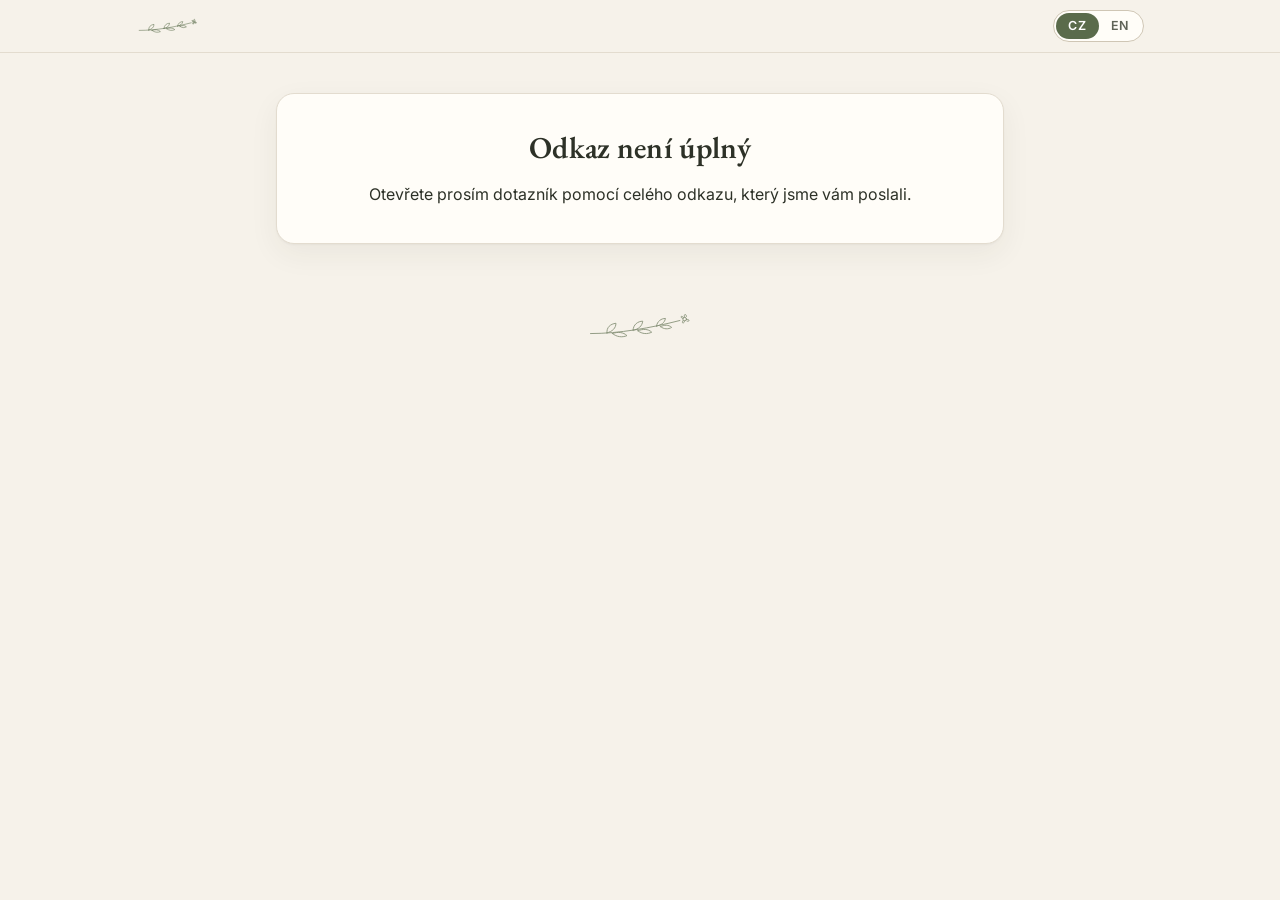
<file: index.html>
<!doctype html>
<html lang="cs">
<head>
  <meta charset="utf-8">
  <meta name="viewport" content="width=device-width, initial-scale=1">
  <meta name="robots" content="noindex, nofollow">
  <meta name="referrer" content="no-referrer">
  <title>Svatební květinový dotazník</title>
  <link rel="icon" href="assets/favicon.svg" type="image/svg+xml">
  <link rel="preconnect" href="https://fonts.googleapis.com">
  <link rel="preconnect" href="https://fonts.gstatic.com" crossorigin>
  <link rel="stylesheet" href="https://fonts.googleapis.com/css2?family=EB+Garamond:ital,wght@0,400;0,500;0,600;1,400&family=Inter:wght@400;500;600&display=swap">
  <link rel="stylesheet" href="assets/style.css">
</head>
<body>
  <header class="topbar">
    <div class="topbar-inner">
      <div class="brand" id="brand"></div>
      <div class="lang-switch" role="group" aria-label="Language / Jazyk">
        <button type="button" data-set-lang="cs" lang="cs" aria-label="Čeština">CZ</button>
        <button type="button" data-set-lang="en" lang="en" aria-label="English">EN</button>
      </div>
    </div>
  </header>

  <main id="app" class="page"></main>

  <script src="config.js"></script>
  <script src="assets/content.js"></script>
  <script src="assets/common.js"></script>
  <script src="assets/questionnaire.js"></script>
</body>
</html>
</file>
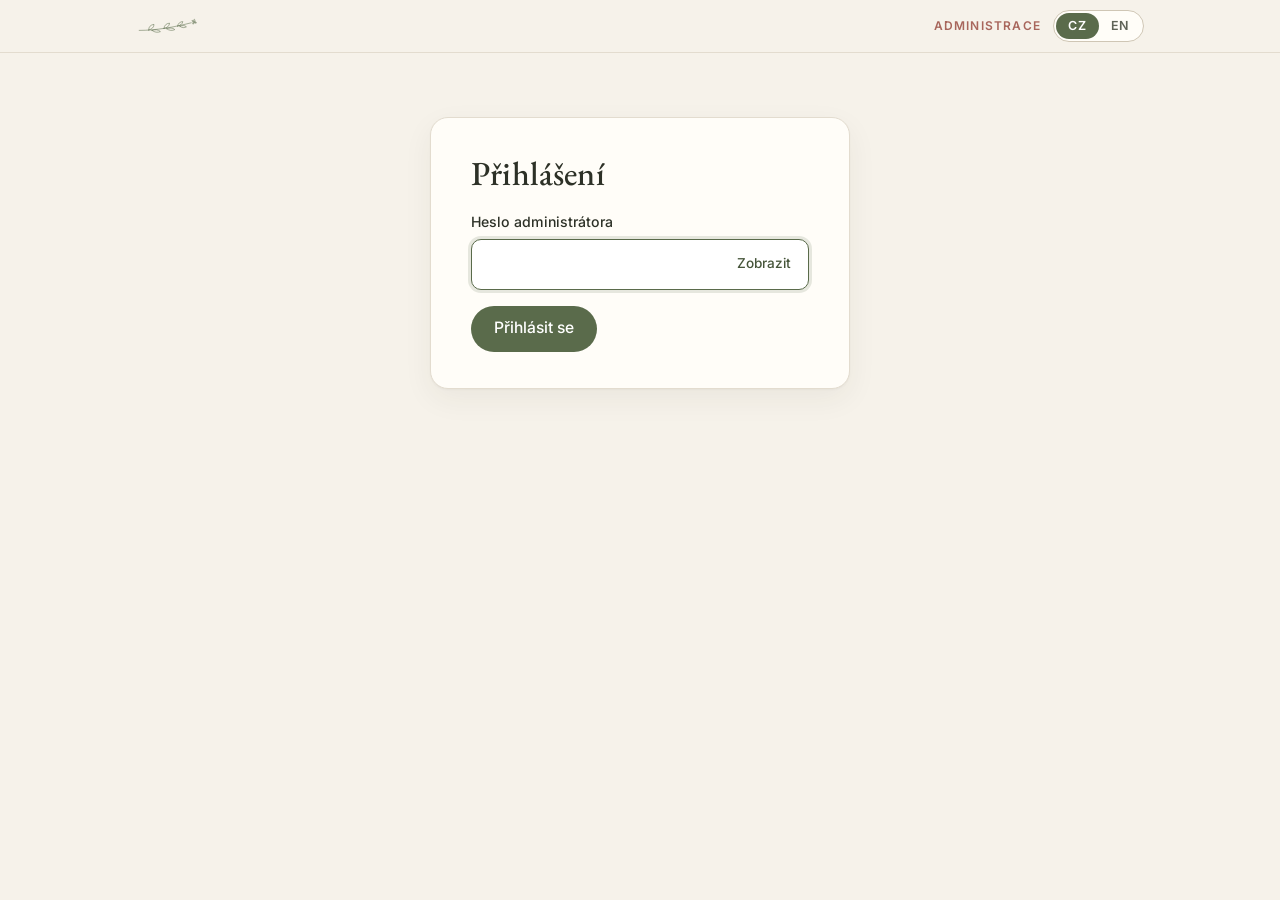
<file: admin.html>
<!doctype html>
<html lang="cs">
<head>
  <meta charset="utf-8">
  <meta name="viewport" content="width=device-width, initial-scale=1">
  <meta name="robots" content="noindex, nofollow">
  <meta name="referrer" content="no-referrer">
  <title>Dotazníky</title>
  <link rel="icon" href="assets/favicon.svg" type="image/svg+xml">
  <link rel="preconnect" href="https://fonts.googleapis.com">
  <link rel="preconnect" href="https://fonts.gstatic.com" crossorigin>
  <link rel="stylesheet" href="https://fonts.googleapis.com/css2?family=EB+Garamond:ital,wght@0,400;0,500;0,600;1,400&family=Inter:wght@400;500;600&display=swap">
  <link rel="stylesheet" href="assets/style.css">
</head>
<body class="admin">
  <header class="topbar">
    <div class="topbar-inner">
      <div class="brand" id="brand"></div>
      <div class="topbar-actions">
        <span class="admin-badge" id="adminBadge"></span>
        <button type="button" class="link-btn" id="logoutBtn" hidden></button>
        <div class="lang-switch" role="group" aria-label="Language / Jazyk">
          <button type="button" data-set-lang="cs" lang="cs" aria-label="Čeština">CZ</button>
          <button type="button" data-set-lang="en" lang="en" aria-label="English">EN</button>
        </div>
      </div>
    </div>
  </header>

  <main id="app" class="page page-wide"></main>

  <script src="config.js"></script>
  <script src="assets/content.js"></script>
  <script src="assets/common.js"></script>
  <script src="assets/admin.js"></script>
</body>
</html>
</file>
<file: assets/style.css>
/* Wedding Floral Questionnaire – shared styles for the couple's page and the admin page. */

:root {
  --bg: #f6f2ea;
  --paper: #fffdf8;
  --ink: #2d3127;
  --muted: #5f6357;
  --line: #e3dccf;
  --line-strong: #cfc6b5;
  --sage: #5a6b4b;
  --sage-dark: #46553a;
  --sage-soft: #e8ecdf;
  --rose: #a8665c;
  --rose-soft: #f4e6e1;
  --danger: #a4453a;
  --focus: #8a9e74;
  --radius: 18px;
  --radius-sm: 10px;
  --shadow: 0 1px 2px rgba(45, 49, 39, 0.04), 0 10px 30px rgba(45, 49, 39, 0.06);
  /* EB Garamond places Czech accents correctly (Cormorant Garamond's sit off to the side). */
  --serif: 'EB Garamond', Georgia, 'Times New Roman', serif;
  --sans: 'Inter', system-ui, -apple-system, 'Segoe UI', Roboto, sans-serif;
}

*,
*::before,
*::after {
  box-sizing: border-box;
}

html {
  -webkit-text-size-adjust: 100%;
  scroll-behavior: smooth;
  scroll-padding-top: 80px;
}

body {
  margin: 0;
  background: var(--bg);
  color: var(--ink);
  font: 16px/1.65 var(--sans);
  -webkit-font-smoothing: antialiased;
}

h1,
h2,
h3 {
  font-family: var(--serif);
  font-weight: 600;
  line-height: 1.15;
  margin: 0 0 0.5em;
  letter-spacing: 0.005em;
}

p {
  margin: 0 0 1em;
}

a {
  color: var(--sage-dark);
}

[hidden] {
  display: none !important;
}

:focus-visible {
  outline: 2px solid var(--focus);
  outline-offset: 3px;
}

.visually-hidden {
  position: absolute !important;
  width: 1px;
  height: 1px;
  padding: 0;
  margin: -1px;
  overflow: hidden;
  clip: rect(0 0 0 0);
  white-space: nowrap;
  border: 0;
}

.muted {
  color: var(--muted);
}

/* ---------------- top bar ---------------- */

.topbar {
  position: sticky;
  top: 0;
  z-index: 10;
  background: rgba(246, 242, 234, 0.92);
  backdrop-filter: blur(8px);
  border-bottom: 1px solid var(--line);
}

.topbar-inner {
  max-width: 1040px;
  margin: 0 auto;
  padding: 10px 16px;
  display: flex;
  align-items: center;
  justify-content: space-between;
  gap: 12px;
}

.brand {
  display: flex;
  align-items: center;
  gap: 10px;
  min-width: 0;
  color: var(--sage);
}

.brand-mark {
  width: 64px;
  height: 16px;
  flex: none;
}

.brand-name {
  font-family: var(--serif);
  font-size: 1.3rem;
  font-weight: 600;
  color: var(--ink);
  white-space: nowrap;
  overflow: hidden;
  text-overflow: ellipsis;
}

.topbar-actions {
  display: flex;
  align-items: center;
  gap: 12px;
}

.lang-switch {
  display: inline-flex;
  border: 1px solid var(--line-strong);
  border-radius: 999px;
  padding: 2px;
  background: var(--paper);
}

.lang-switch button {
  border: 0;
  background: transparent;
  color: var(--muted);
  font: 600 0.78rem/1 var(--sans);
  letter-spacing: 0.06em;
  padding: 7px 12px;
  border-radius: 999px;
  cursor: pointer;
}

.lang-switch button[aria-pressed='true'] {
  background: var(--sage);
  color: #fff;
}

/* ---------------- page layout ---------------- */

.page {
  max-width: 760px;
  margin: 0 auto;
  padding: 0 16px 96px;
}

.page-wide {
  max-width: 1040px;
}

.card {
  background: var(--paper);
  border: 1px solid var(--line);
  border-radius: var(--radius);
  box-shadow: var(--shadow);
  padding: 28px 24px;
  margin: 0 0 20px;
}

@media (min-width: 640px) {
  .card {
    padding: 36px 40px;
  }
}

.sprig {
  display: block;
  color: var(--sage);
}

/* ---------------- buttons ---------------- */

.btn {
  display: inline-flex;
  align-items: center;
  justify-content: center;
  gap: 8px;
  min-height: 46px;
  padding: 10px 22px;
  border-radius: 999px;
  border: 1px solid transparent;
  font: 500 0.98rem/1.2 var(--sans);
  text-decoration: none;
  cursor: pointer;
  transition: background-color 0.15s, border-color 0.15s, color 0.15s, transform 0.05s;
}

.btn:active {
  transform: translateY(1px);
}

.btn:disabled,
.btn.is-disabled {
  opacity: 0.55;
  cursor: not-allowed;
}

.btn-primary {
  background: var(--sage);
  color: #fff;
}

.btn-primary:hover:not(:disabled) {
  background: var(--sage-dark);
}

.btn-secondary {
  background: var(--paper);
  color: var(--sage-dark);
  border-color: var(--line-strong);
}

.btn-secondary:hover:not(:disabled):not(.is-disabled) {
  border-color: var(--sage);
  background: var(--sage-soft);
}

.btn-danger {
  background: var(--paper);
  color: var(--danger);
  border-color: #e4c3bd;
}

.btn-danger:hover {
  background: #fbefec;
}

.btn-lg {
  min-height: 54px;
  padding: 14px 34px;
  font-size: 1.05rem;
}

.btn-sm {
  min-height: 36px;
  padding: 6px 14px;
  font-size: 0.88rem;
}

.link-btn {
  border: 0;
  background: none;
  padding: 4px;
  color: var(--sage-dark);
  font: inherit;
  font-size: 0.9rem;
  text-decoration: underline;
  text-underline-offset: 3px;
  cursor: pointer;
}

/* ---------------- hero & intro ---------------- */

.hero {
  text-align: center;
  padding: 56px 0 24px;
}

.hero-sprig {
  width: 180px;
  height: 45px;
  margin: 0 auto 18px;
}

.hero h1 {
  font-size: clamp(2.3rem, 7vw, 3.4rem);
  font-weight: 500;
  margin-bottom: 0.35em;
}

.prepared {
  font-size: 0.95rem;
  color: var(--muted);
  letter-spacing: 0.02em;
  margin-bottom: 28px;
}

.prepared strong {
  color: var(--ink);
  font-weight: 600;
}

.intro {
  text-align: left;
  max-width: 62ch;
  margin: 0 auto;
}

.intro p {
  font-size: 1.04rem;
}

.motto {
  max-width: 34ch;
  margin: 32px auto 36px;
  font-family: var(--serif);
  font-style: italic;
  font-size: 1.45rem;
  line-height: 1.35;
  color: var(--rose);
}

/* ---------------- how we work ---------------- */

.steps {
  padding: 24px 0 40px;
}

.steps > h2 {
  text-align: center;
  font-size: clamp(1.8rem, 5vw, 2.3rem);
  font-weight: 500;
  margin-bottom: 28px;
}

.steps-list {
  list-style: none;
  margin: 0;
  padding: 0;
  display: grid;
  gap: 14px;
}

.step {
  display: grid;
  grid-template-columns: 56px 1fr;
  gap: 14px;
  align-items: start;
  background: var(--paper);
  border: 1px solid var(--line);
  border-radius: var(--radius);
  padding: 20px 22px;
}

.step-num {
  font-family: var(--serif);
  font-size: 2.2rem;
  line-height: 1;
  color: var(--rose);
}

.step h3 {
  font-family: var(--sans);
  font-size: 0.8rem;
  font-weight: 600;
  letter-spacing: 0.14em;
  text-transform: uppercase;
  color: var(--sage-dark);
  margin: 4px 0 6px;
}

.step p {
  margin: 0;
  color: var(--muted);
}

/* ---------------- questionnaire ---------------- */

.form-head {
  text-align: center;
  padding: 32px 0 20px;
}

.form-head h2 {
  font-size: clamp(1.9rem, 5.5vw, 2.5rem);
  font-weight: 500;
}

.form-head .lead {
  font-size: 1.08rem;
  margin-bottom: 0.4em;
}

.form-head .note {
  font-size: 0.9rem;
  color: var(--muted);
  max-width: 52ch;
  margin: 0 auto;
}

.banner {
  background: var(--sage-soft);
  border: 1px solid #d3dbc6;
  color: var(--sage-dark);
  border-radius: var(--radius-sm);
  padding: 12px 16px;
  font-size: 0.95rem;
  text-align: center;
  margin: 0 0 20px;
}

.section-title {
  font-size: 1.65rem;
  font-weight: 600;
  padding-bottom: 14px;
  margin-bottom: 20px;
  border-bottom: 1px solid var(--line);
}

.q {
  margin: 0 0 26px;
}

.q:last-child {
  margin-bottom: 0;
}

.q-conditional:not([hidden]) {
  animation: reveal 0.25s ease-out;
}

@keyframes reveal {
  from {
    opacity: 0;
    transform: translateY(-4px);
  }
}

fieldset {
  border: 0;
  margin: 0;
  padding: 0;
  min-width: 0;
}

.q-label {
  display: block;
  font-weight: 500;
  font-size: 1rem;
  line-height: 1.45;
  margin: 0 0 10px;
  padding: 0;
}

.q-hint {
  font-size: 0.86rem;
  color: var(--muted);
  margin: -6px 0 10px;
}

.sub-label {
  display: block;
  font-size: 0.88rem;
  color: var(--muted);
  margin: 0 0 6px;
}

.sub-field + .sub-field {
  margin-top: 14px;
}

.choice-list {
  display: flex;
  flex-wrap: wrap;
  gap: 8px;
}

.choice {
  position: relative;
  display: inline-flex;
  cursor: pointer;
}

.choice input {
  position: absolute;
  opacity: 0;
  inset: 0;
  margin: 0;
  cursor: pointer;
}

.choice-text {
  display: inline-flex;
  align-items: center;
  min-height: 44px;
  padding: 9px 18px;
  border: 1px solid var(--line-strong);
  border-radius: 999px;
  background: #fff;
  font-size: 0.95rem;
  line-height: 1.3;
  transition: background-color 0.15s, border-color 0.15s, color 0.15s;
}

.choice:hover .choice-text {
  border-color: var(--sage);
}

.choice input:checked + .choice-text {
  background: var(--sage);
  border-color: var(--sage);
  color: #fff;
}

.choice input[type='checkbox'] + .choice-text::before {
  content: '';
  display: inline-grid;
  place-items: center;
  width: 16px;
  height: 16px;
  margin-right: 9px;
  border: 1.5px solid var(--line-strong);
  border-radius: 4px;
  background: #fff;
  font-size: 11px;
  font-weight: 700;
  line-height: 1;
  flex: none;
}

.choice input[type='checkbox']:checked + .choice-text::before {
  content: '✓';
  border-color: #fff;
  color: var(--sage);
}

.choice input:focus-visible + .choice-text {
  outline: 2px solid var(--focus);
  outline-offset: 2px;
}

.choices-yesno .choice-text {
  min-width: 84px;
  justify-content: center;
}

.other-field {
  margin-top: 12px;
  animation: reveal 0.25s ease-out;
}

input[type='text'],
input[type='password'],
input[type='date'],
textarea,
select {
  width: 100%;
  font: inherit;
  font-size: 1rem;
  color: var(--ink);
  background: #fff;
  border: 1px solid var(--line-strong);
  border-radius: var(--radius-sm);
  padding: 11px 14px;
  transition: border-color 0.15s, box-shadow 0.15s;
}

textarea {
  resize: vertical;
  min-height: 72px;
  line-height: 1.5;
  field-sizing: content;
}

input:focus,
textarea:focus,
select:focus {
  outline: none;
  border-color: var(--sage);
  box-shadow: 0 0 0 3px rgba(90, 107, 75, 0.15);
}

::placeholder {
  color: #a19c90;
}

.form-actions {
  text-align: center;
  padding: 16px 0 8px;
}

.form-error {
  color: var(--danger);
  margin-top: 14px;
}

.save-status {
  position: fixed;
  left: 50%;
  bottom: 18px;
  transform: translateX(-50%);
  z-index: 20;
  padding: 8px 16px;
  border-radius: 999px;
  background: var(--ink);
  color: #fff;
  font-size: 0.85rem;
  box-shadow: var(--shadow);
  pointer-events: none;
  transition: opacity 0.2s;
}

.save-status:empty,
.save-status.is-idle {
  opacity: 0;
}

.save-status.is-saved {
  background: var(--sage);
}

.save-status.is-error {
  background: var(--danger);
}

/* ---------------- photos ---------------- */

.photo-grid {
  display: grid;
  grid-template-columns: repeat(auto-fill, minmax(96px, 1fr));
  gap: 10px;
  margin-bottom: 12px;
}

.photo-grid:empty {
  display: none;
}

.photo {
  position: relative;
  margin: 0;
  aspect-ratio: 1;
  border-radius: var(--radius-sm);
  overflow: hidden;
  background: var(--sage-soft) repeating-linear-gradient(45deg, transparent 0 8px, rgba(255, 255, 255, 0.5) 8px 16px);
  border: 1px solid var(--line);
}

.photo img {
  width: 100%;
  height: 100%;
  object-fit: cover;
  display: block;
}

.photo.is-busy img,
.photo.is-error img {
  opacity: 0.45;
}

.photo-overlay {
  position: absolute;
  inset: 0;
  display: grid;
  place-items: center;
}

.photo figcaption {
  position: absolute;
  left: 0;
  right: 0;
  bottom: 0;
  padding: 4px 6px;
  font-size: 0.72rem;
  line-height: 1.25;
  background: rgba(164, 69, 58, 0.9);
  color: #fff;
}

.photo-remove {
  position: absolute;
  top: 5px;
  right: 5px;
  width: 30px;
  height: 30px;
  border-radius: 50%;
  border: 0;
  background: rgba(45, 49, 39, 0.72);
  color: #fff;
  font-size: 1.2rem;
  line-height: 1;
  cursor: pointer;
}

.photo-remove:hover {
  background: var(--danger);
}

.photo-actions {
  display: flex;
  align-items: center;
  gap: 14px;
  flex-wrap: wrap;
}

.photo-add:focus-within {
  outline: 2px solid var(--focus);
  outline-offset: 3px;
}

.photo-count,
.photo-msg {
  font-size: 0.88rem;
  color: var(--muted);
}

.photo-msg {
  margin: 8px 0 0;
}

.photo-msg:empty {
  display: none;
}

/* ---------------- messages, thanks, footer ---------------- */

.message {
  text-align: center;
  margin-top: 40px;
}

.message.is-loading {
  margin-top: 8px;
}

.message h2 {
  font-size: 1.9rem;
}

.message p:last-child {
  margin-bottom: 0;
}

.message .btn {
  margin-top: 8px;
}

.spinner {
  width: 30px;
  height: 30px;
  margin: 0 auto 14px;
  border: 2.5px solid var(--sage-soft);
  border-top-color: var(--sage);
  border-radius: 50%;
  animation: spin 0.8s linear infinite;
}

.spinner.small {
  width: 22px;
  height: 22px;
  margin: 0;
}

@keyframes spin {
  to {
    transform: rotate(360deg);
  }
}

.thanks {
  text-align: center;
  margin-top: 32px;
}

.thanks:focus {
  outline: none;
}

.thanks-sprig {
  width: 150px;
  height: 38px;
  margin: 0 auto 14px;
}

.thanks h2 {
  font-size: 2.4rem;
  font-weight: 500;
}

.thanks p {
  max-width: 56ch;
  margin: 0 auto 24px;
  font-size: 1.05rem;
}

.site-footer {
  text-align: center;
  padding: 48px 0 0;
  font-size: 0.9rem;
  color: var(--muted);
}

.footer-sprig {
  width: 110px;
  height: 28px;
  margin: 0 auto 16px;
  opacity: 0.7;
}

/* ---------------- admin ---------------- */

.admin-badge {
  font-size: 0.75rem;
  font-weight: 600;
  letter-spacing: 0.1em;
  text-transform: uppercase;
  color: var(--rose);
}

.admin-head {
  display: flex;
  align-items: center;
  justify-content: space-between;
  gap: 12px;
  flex-wrap: wrap;
  padding: 32px 0 18px;
}

.admin-head h1 {
  font-size: 2.3rem;
  font-weight: 500;
  margin: 0;
}

.login {
  max-width: 420px;
  margin: 64px auto 0;
}

.login h1 {
  font-size: 2.1rem;
  font-weight: 500;
}

.field {
  margin-bottom: 16px;
}

.field label {
  display: block;
  font-size: 0.88rem;
  font-weight: 500;
  margin-bottom: 6px;
}

.field-grid {
  display: grid;
  gap: 0 18px;
}

@media (min-width: 720px) {
  .field-grid {
    grid-template-columns: 1fr 1fr;
  }
  .field-wide {
    grid-column: 1 / -1;
  }
}

.password-wrap {
  position: relative;
}

.password-wrap input {
  padding-right: 104px;
}

/* Edge adds its own reveal icon – we have our own button */
.password-wrap input::-ms-reveal {
  display: none;
}

.password-toggle {
  position: absolute;
  top: 50%;
  right: 6px;
  transform: translateY(-50%);
  border: 0;
  background: transparent;
  color: var(--sage-dark);
  font: 500 0.85rem/1 var(--sans);
  padding: 9px 12px;
  border-radius: 999px;
  cursor: pointer;
}

.password-toggle:hover {
  background: var(--sage-soft);
}

.form-error-box {
  color: var(--danger);
  font-size: 0.92rem;
  margin: 0 0 14px;
}

.new-card summary {
  cursor: pointer;
  list-style: none;
  font-family: var(--serif);
  font-size: 1.5rem;
  font-weight: 600;
  display: flex;
  align-items: center;
  gap: 10px;
}

.new-card summary::-webkit-details-marker {
  display: none;
}

.new-card summary::before {
  content: '+';
  display: inline-grid;
  place-items: center;
  width: 30px;
  height: 30px;
  border-radius: 50%;
  background: var(--sage);
  color: #fff;
  font: 500 1.2rem/1 var(--sans);
  transition: transform 0.2s;
}

.new-card[open] summary::before {
  transform: rotate(45deg);
}

.new-card[open] summary {
  margin-bottom: 22px;
}

.created-box {
  background: var(--sage-soft);
  border: 1px solid #d3dbc6;
  border-radius: var(--radius-sm);
  padding: 16px;
  margin-bottom: 20px;
}

.created-box p {
  margin: 0 0 10px;
  font-weight: 500;
}

.link-row {
  display: flex;
  gap: 8px;
  flex-wrap: wrap;
  align-items: center;
}

.link-row input {
  flex: 1 1 260px;
  font-family: ui-monospace, 'Cascadia Mono', Consolas, monospace;
  font-size: 0.88rem;
  background: var(--paper);
}

.wedding-list {
  list-style: none;
  margin: 0;
  padding: 0;
}

.wedding-row {
  display: grid;
  grid-template-columns: 1fr auto;
  gap: 6px 16px;
  align-items: center;
  padding: 16px 4px;
  border-bottom: 1px solid var(--line);
}

.wedding-row:last-child {
  border-bottom: 0;
}

.wedding-row .who a {
  font-family: var(--serif);
  font-size: 1.35rem;
  font-weight: 600;
  color: var(--ink);
  text-decoration: none;
}

.wedding-row .who a:hover {
  text-decoration: underline;
}

.wedding-row .meta {
  font-size: 0.88rem;
  color: var(--muted);
  display: flex;
  gap: 4px 14px;
  flex-wrap: wrap;
  align-items: center;
}

.wedding-row .actions {
  grid-row: span 2;
  display: flex;
  gap: 8px;
  flex-wrap: wrap;
  justify-content: flex-end;
}

@media (max-width: 600px) {
  .wedding-row {
    grid-template-columns: 1fr;
  }
  .wedding-row .actions {
    grid-row: auto;
    justify-content: flex-start;
  }
}

.wedding-row.is-past {
  opacity: 0.6;
}

.badge {
  display: inline-block;
  padding: 2px 10px;
  border-radius: 999px;
  font-size: 0.78rem;
  font-weight: 600;
  background: #efebe3;
  color: var(--muted);
  white-space: nowrap;
}

.badge-opened {
  background: #f6ecd9;
  color: #7d5b1e;
}

.badge-draft {
  background: #f6ecd9;
  color: #7d5b1e;
}

.badge-submitted {
  background: var(--sage-soft);
  color: var(--sage-dark);
}

.badge-edited {
  background: var(--rose-soft);
  color: var(--rose);
}

.empty {
  color: var(--muted);
  text-align: center;
  padding: 24px 0;
  margin: 0;
}

.back-link {
  display: inline-block;
  margin: 28px 0 0;
  font-size: 0.92rem;
}

.detail-head {
  padding: 14px 0 18px;
}

.detail-head h1 {
  font-size: clamp(2rem, 6vw, 2.8rem);
  font-weight: 500;
  margin-bottom: 6px;
}

.detail-meta {
  display: flex;
  flex-wrap: wrap;
  gap: 4px 18px;
  color: var(--muted);
  font-size: 0.95rem;
  align-items: center;
}

.detail-actions {
  display: flex;
  gap: 8px;
  flex-wrap: wrap;
  margin-top: 18px;
}

.timeline {
  display: grid;
  grid-template-columns: repeat(auto-fit, minmax(150px, 1fr));
  gap: 12px;
  margin: 22px 0 0;
}

.timeline div {
  margin: 0;
}

.timeline dt {
  font-size: 0.78rem;
  text-transform: uppercase;
  letter-spacing: 0.08em;
  color: var(--muted);
}

.timeline dd {
  margin: 2px 0 0;
  font-weight: 500;
}

.note-box {
  white-space: pre-wrap;
  background: #fbf6e9;
  border: 1px solid #efe2c2;
  border-radius: var(--radius-sm);
  padding: 12px 16px;
  margin: 18px 0 0;
  font-size: 0.95rem;
}

.answers-section h2 {
  font-size: 1.5rem;
  padding-bottom: 10px;
  margin-bottom: 8px;
  border-bottom: 1px solid var(--line);
}

.qa {
  display: grid;
  gap: 2px 24px;
  padding: 10px 0;
  border-bottom: 1px dashed var(--line);
  margin: 0;
}

.qa:last-child {
  border-bottom: 0;
}

@media (min-width: 720px) {
  .qa {
    grid-template-columns: minmax(0, 1.1fr) minmax(0, 1fr);
  }
}

.qa dt {
  color: var(--muted);
  font-size: 0.92rem;
}

.qa dd {
  margin: 0;
  font-weight: 500;
  white-space: pre-wrap;
  overflow-wrap: anywhere;
}

.qa dd.is-empty {
  color: #b3ad9f;
  font-weight: 400;
}

.admin-photos {
  display: grid;
  grid-template-columns: repeat(auto-fill, minmax(150px, 1fr));
  gap: 12px;
  margin-top: 18px;
}

.admin-photos a {
  display: block;
}

.admin-photos .photo {
  aspect-ratio: 4 / 5;
}

@media print {
  .topbar,
  .detail-actions,
  .back-link,
  .no-print,
  .save-status {
    display: none !important;
  }
  body {
    background: #fff;
  }
  .page {
    padding: 0;
    max-width: none;
  }
  .card {
    box-shadow: none;
    border: 0;
    padding: 0;
    margin-bottom: 24px;
    break-inside: avoid;
  }
  .admin-photos {
    grid-template-columns: repeat(4, 1fr);
  }
}

@media (prefers-reduced-motion: reduce) {
  html {
    scroll-behavior: auto;
  }
  *,
  *::before,
  *::after {
    animation: none !important;
    transition: none !important;
  }
}
</file>
